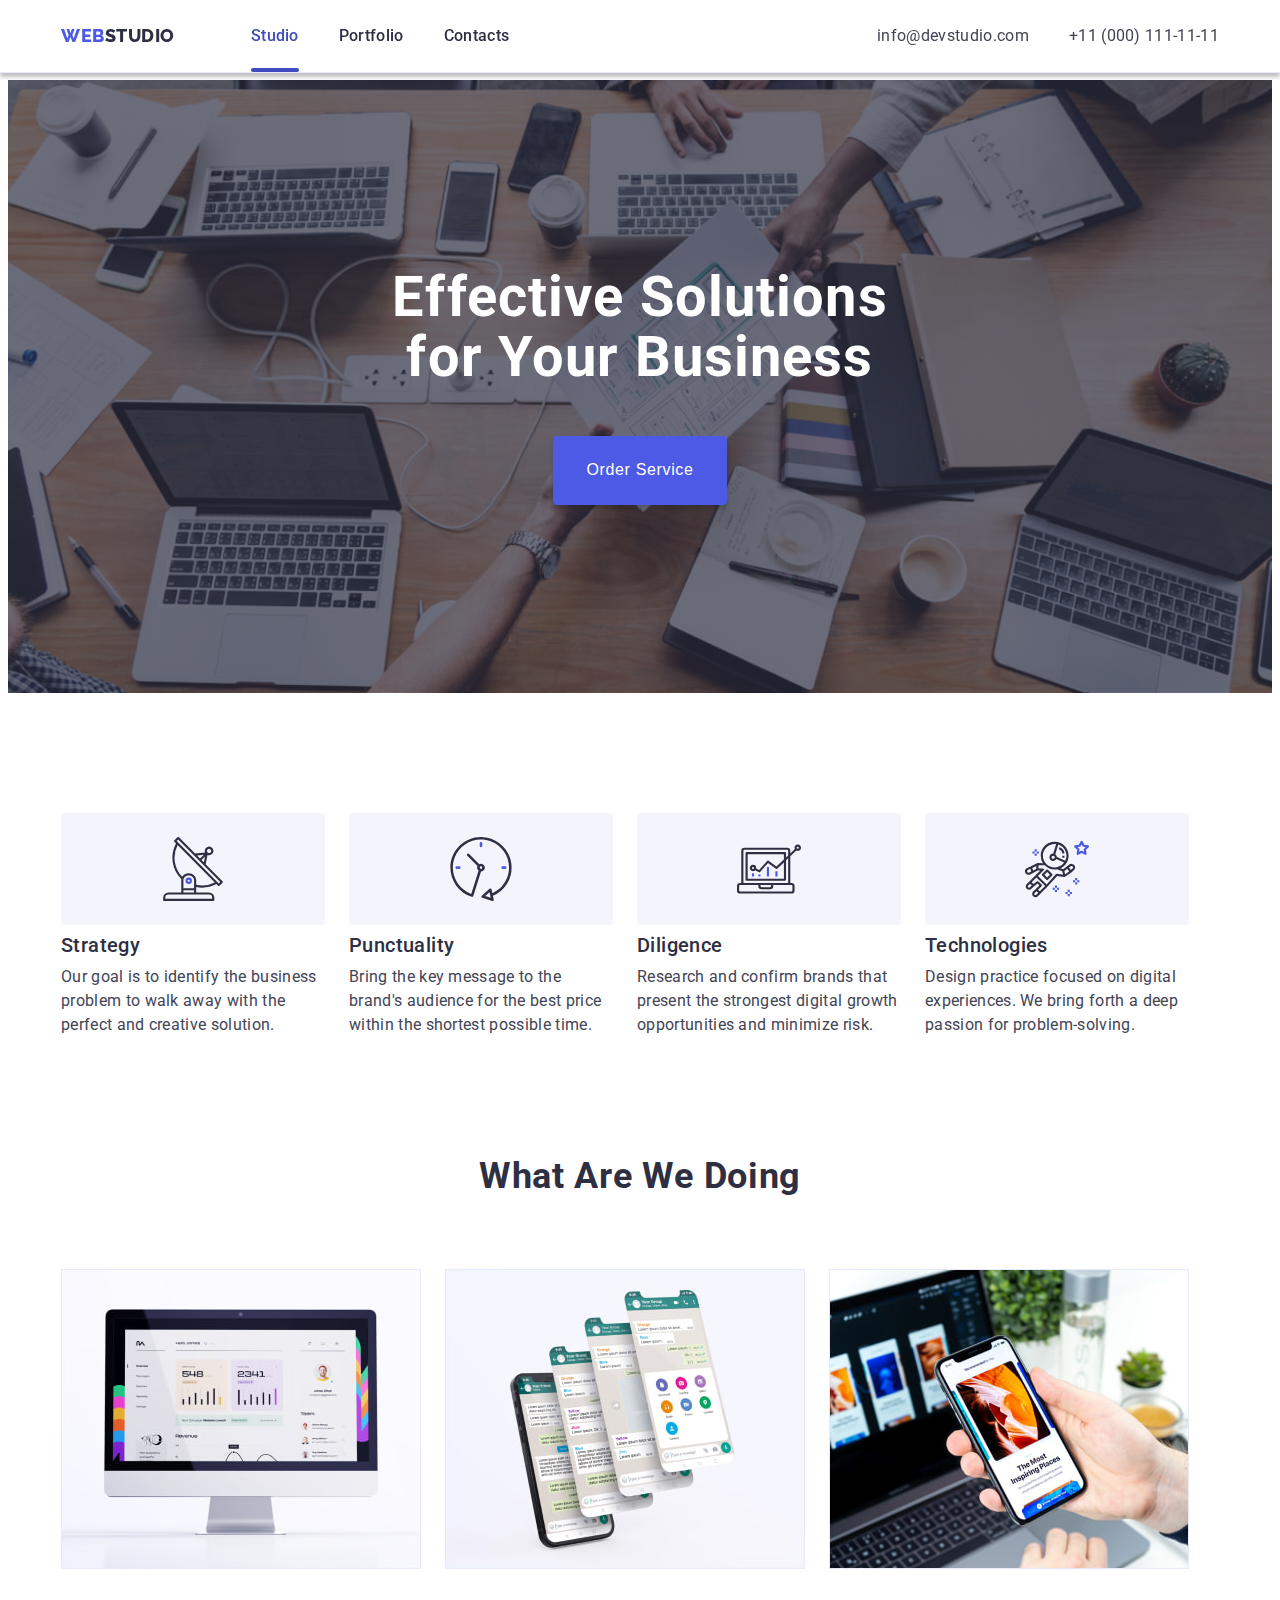
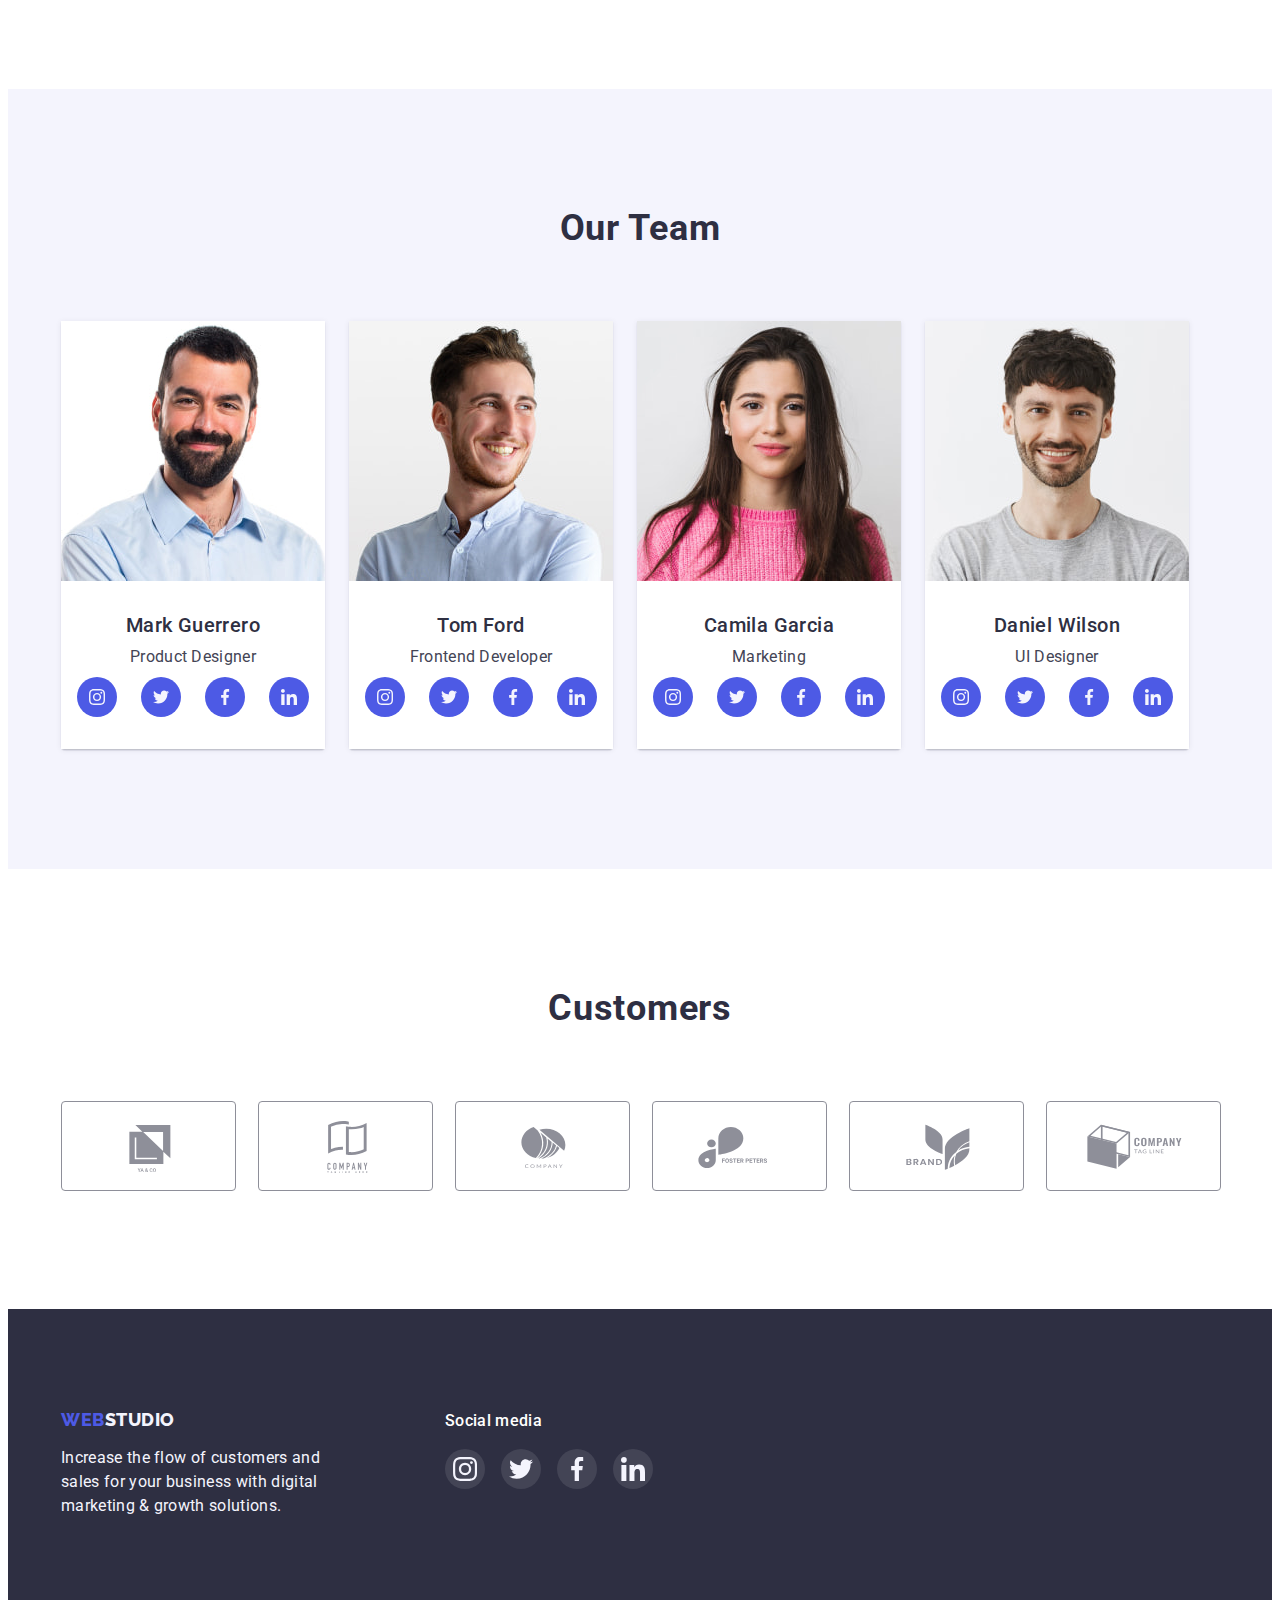
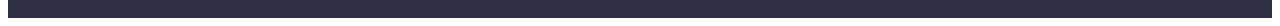
<file: index.html>
<!DOCTYPE html>
<html lang="en">

<head>
  <meta charset="UTF-8">
  <meta http-equiv="X-UA-Compatible" content="IE=edge">
  <meta name="viewport" content="width=device-width, initial-scale=1.0">
  <title>Web Studio</title>
  <link rel="preconnect" href="https://fonts.googleapis.com">
  <link rel="preconnect" href="https://fonts.gstatic.com" crossorigin>
  <link href="https://fonts.googleapis.com/css2?family=Raleway:wght@800&family=Roboto:wght@400;500;700;900&display=swap"
    rel="stylesheet">
  <link rel="stylesheet" href="https://cdnjs.cloudflare.com/ajax/libs/modern-normalize/1.1.0/modern-normalize.min.css"
    integrity="sha512-wpPYUAdjBVSE4KJnH1VR1HeZfpl1ub8YT/NKx4PuQ5NmX2tKuGu6U/JRp5y+Y8XG2tV+wKQpNHVUX03MfMFn9Q=="
    crossorigin="anonymous" referrerpolicy="no-referrer">
  <link rel="stylesheet" href="./css/styles.css">
</head>

<body>

  <!-- Header -->
  <header class="header main-shadow">
    <div class="header-wrap container">
      <nav class="header-nav">
        <a class="header-logo link" href="./index.html">Web<span class="header-logo-item">Studio</span></a>
        <ul class="header-list list">
          <li class="header-list-item"><a class="header-list-link link active" href="./index.html">Studio</a>
          </li>
          <li class="header-list-item"><a class="header-list-link link" href="./portfolio.html">Portfolio</a>
          </li>
          <li class="header-list-item"><a class="header-list-link link" href="">Contacts</a></li>
        </ul>
      </nav>
      <address class="header-address">
        <ul class="header-address-list list">
          <li class="header-address-item"><a class="header-address-link link"
              href="mailto:info@devstudio.com">info@devstudio.com</a></li>
          <li class="header-address-item"><a class="header-address-link link" href="tel:+110001111111">+11 (000)
              111-11-11</a>
          </li>
        </ul>
      </address>
    </div>
  </header>

  <!-- Main -->
  <main>

    <!-- Hero -->
    <section class="hero">
      <div class="container">
        <h1 class="hero-title">Effective Solutions for Your Business</h1>
        <button class="hero-btn" type="button" data-modal-open>Order Service</button>
      </div>
    </section>

    <!-- Features -->
    <section class="features">
      <div class="container">
        <h2 class="features-title vis-hidden">Features</h2>
        <ul class="features-list list">
          <li class="features-list-item">
            <div class="features-icon-wrap">
              <svg width="64" height="64" class="features-icon">
                <use href="./images/icons.svg#icon-antenna"></use>
              </svg>
            </div>
            <h3 class="features-list-title">Strategy</h3>
            <p class="features-list-text">Our goal is to identify the business problem to walk away with the perfect
              and creative solution.</p>
          </li>
          <li class="features-list-item">
            <div class="features-icon-wrap">
              <svg width="64" height="64" class="features-icon">
                <use href="./images/icons.svg#icon-clock"></use>
              </svg>
            </div>
            <h3 class="features-list-title">Punctuality</h3>
            <p class="features-list-text">Bring the key message to the brand's audience for the best price within
              the shortest possible time.</p>
          </li>
          <li class="features-list-item">
            <div class="features-icon-wrap">
              <svg width="64" height="64" class="features-icon">
                <use href="./images/icons.svg#icon-diagram"></use>
              </svg>
            </div>
            <h3 class="features-list-title">Diligence</h3>
            <p class="features-list-text">Research and confirm brands that present the strongest digital growth
              opportunities and minimize risk.</p>
          </li>
          <li class="features-list-item">
            <div class="features-icon-wrap">
              <svg width="64" height="64" class="features-icon">
                <use href="./images/icons.svg#icon-astronaut"></use>
              </svg>
            </div>
            <h3 class="features-list-title">Technologies</h3>
            <p class="features-list-text">Design practice focused on digital experiences. We bring forth a deep
              passion for problem-solving.</p>
          </li>
        </ul>
      </div>
    </section>

    <!-- WAWD -->
    <section class="wawd">
      <div class="container">
        <h2 class="wawd-title">What are we doing</h2>
        <ul class="wawd-list list">
          <li class="wawd-list-item"><img class="wawd-item-img" src="./images/computer.jpg" alt="computer" width="360">
          </li>
          <li class="wawd-list-item"><img class="wawd-item-img" src="./images/slides_screen.jpg" alt="slides_screen"
              width="360">
          </li>
          <li class="wawd-list-item"><img class="wawd-item-img" src="./images/phone.jpg" alt="phone" width="360"></li>
        </ul>
      </div>
    </section>

    <!-- Team -->
    <section class="team">
      <div class="container">
        <h2 class="team-title">Our Team</h2>
        <ul class="team-list list">
          <li class="team-item"><img class="team-item-img" src="./images/employee1.jpg" alt="employee1" width="264">
            <div class="team-item-wrap">
              <h3 class="team-item-title">Mark Guerrero</h3>
              <p class="team-item-text">Product Designer</p>
              <ul class="team-sn-list list">
                <li class="team-sn-item">
                  <a href="" class="team-sn-link link">
                    <svg width="16" height="16" class="team-sn-icon">
                      <use href="./images/icons.svg#icon-instagram"></use>
                    </svg>
                  </a>
                </li>
                <li class="team-sn-item">
                  <a href="" class="team-sn-link link">
                    <svg width="16" height="16" class="team-sn-icon">
                      <use href="./images/icons.svg#icon-twitter"></use>
                    </svg>
                  </a>
                </li>
                <li class="team-sn-item">
                  <a href="" class="team-sn-link link">
                    <svg width="16" height="16" class="team-sn-icon">
                      <use href="./images/icons.svg#icon-facebook"></use>
                    </svg>
                  </a>
                </li>
                <li class="team-sn-item">
                  <a href="" class="team-sn-link link">
                    <svg width="16" height="16" class="team-sn-icon">
                      <use href="./images/icons.svg#icon-linkedin"></use>
                    </svg>
                  </a>
                </li>
              </ul>
            </div>
          </li>
          <li class="team-item"><img class="team-item-img" src="./images/employee2.jpg" alt="employee2" width="264">
            <div class="team-item-wrap">
              <h3 class="team-item-title">Tom Ford</h3>
              <p class="team-item-text">Frontend Developer</p>
              <ul class="team-sn-list list">
                <li class="team-sn-item">
                  <a href="" class="team-sn-link link">
                    <svg width="16" height="16" class="team-sn-icon">
                      <use href="./images/icons.svg#icon-instagram"></use>
                    </svg>
                  </a>
                </li>
                <li class="team-sn-item">
                  <a href="" class="team-sn-link link">
                    <svg width="16" height="16" class="team-sn-icon">
                      <use href="./images/icons.svg#icon-twitter"></use>
                    </svg>
                  </a>
                </li>
                <li class="team-sn-item">
                  <a href="" class="team-sn-link link">
                    <svg width="16" height="16" class="team-sn-icon">
                      <use href="./images/icons.svg#icon-facebook"></use>
                    </svg>
                  </a>
                </li>
                <li class="team-sn-item">
                  <a href="" class="team-sn-link link">
                    <svg width="16" height="16" class="team-sn-icon">
                      <use href="./images/icons.svg#icon-linkedin"></use>
                    </svg>
                  </a>
                </li>
              </ul>
            </div>
          </li>
          <li class="team-item"><img class="team-item-img" src="./images/employee3.jpg" alt="employee3" width="264">
            <div class="team-item-wrap">
              <h3 class="team-item-title">Camila Garcia</h3>
              <p class="team-item-text">Marketing</p>
              <ul class="team-sn-list list">
                <li class="team-sn-item">
                  <a href="" class="team-sn-link link">
                    <svg width="16" height="16" class="team-sn-icon">
                      <use href="./images/icons.svg#icon-instagram"></use>
                    </svg>
                  </a>
                </li>
                <li class="team-sn-item">
                  <a href="" class="team-sn-link link">
                    <svg width="16" height="16" class="team-sn-icon">
                      <use href="./images/icons.svg#icon-twitter"></use>
                    </svg>
                  </a>
                </li>
                <li class="team-sn-item">
                  <a href="" class="team-sn-link link">
                    <svg width="16" height="16" class="team-sn-icon">
                      <use href="./images/icons.svg#icon-facebook"></use>
                    </svg>
                  </a>
                </li>
                <li class="team-sn-item">
                  <a href="" class="team-sn-link link">
                    <svg width="16" height="16" class="team-sn-icon">
                      <use href="./images/icons.svg#icon-linkedin"></use>
                    </svg>
                  </a>
                </li>
              </ul>
            </div>
          </li>
          <li class="team-item"><img class="team-item-img" src="./images/employee4.jpg" alt="employee4" width="264">
            <div class="team-item-wrap">
              <h3 class="team-item-title">Daniel Wilson</h3>
              <p class="team-item-text">UI Designer</p>
              <ul class="team-sn-list list">
                <li class="team-sn-item">
                  <a href="" class="team-sn-link link">
                    <svg width="16" height="16" class="team-sn-icon">
                      <use href="./images/icons.svg#icon-instagram"></use>
                    </svg>
                  </a>
                </li>
                <li class="team-sn-item">
                  <a href="" class="team-sn-link link">
                    <svg width="16" height="16" class="team-sn-icon">
                      <use href="./images/icons.svg#icon-twitter"></use>
                    </svg>
                  </a>
                </li>
                <li class="team-sn-item">
                  <a href="" class="team-sn-link link">
                    <svg width="16" height="16" class="team-sn-icon">
                      <use href="./images/icons.svg#icon-facebook"></use>
                    </svg>
                  </a>
                </li>
                <li class="team-sn-item">
                  <a href="" class="team-sn-link link">
                    <svg width="16" height="16" class="team-sn-icon">
                      <use href="./images/icons.svg#icon-linkedin"></use>
                    </svg>
                  </a>
                </li>
              </ul>
            </div>
          </li>
        </ul>
      </div>
    </section>

    <!-- Customers -->
    <section class="customers">
      <div class="container">
        <h2 class="customers-title">Customers</h2>
        <ul class="customers-list list">
          <li class="customers-item">
            <a href="" class="customers-link link">
              <svg width="104" height="56" class="customers-icon">
                <use href="./images/icons.svg#icon-customer1"></use>
              </svg>
            </a>
          </li>
          <li class="customers-item">
            <a href="" class="customers-link link">
              <svg width="104" height="56" class="customers-icon">
                <use href="./images/icons.svg#icon-customer2"></use>
              </svg>
            </a>
          </li>
          <li class="customers-item">
            <a href="" class="customers-link link">
              <svg width="104" height="56" class="customers-icon">
                <use href="./images/icons.svg#icon-customer3"></use>
              </svg>
            </a>
          </li>
          <li class="customers-item">
            <a href="" class="customers-link link">
              <svg width="104" height="56" class="customers-icon">
                <use href="./images/icons.svg#icon-customer4"></use>
              </svg>
            </a>
          </li>
          <li class="customers-item">
            <a href="" class="customers-link link">
              <svg width="104" height="56" class="customers-icon">
                <use href="./images/icons.svg#icon-customer5"></use>
              </svg>
            </a>
          </li>
          <li class="customers-item">
            <a href="" class="customers-link link">
              <svg width="104" height="56" class="customers-icon">
                <use href="./images/icons.svg#icon-customer6"></use>
              </svg>
            </a>
          </li>
        </ul>
      </div>
    </section>
  </main>

  <!-- Footer -->
  <footer class="footer">
    <div class="container footer-container">
      <div class="footer-wrap">
        <a class="footer-logo link" href="./index.html">Web<span class="footer-logo-item">Studio</span></a>
        <p class="footer-text">Increase the flow of customers and sales for your business with digital marketing &
          growth
          solutions.</p>
      </div>
      <div class="footer-sn">
        <p class="footer-sn-title">Social media</p>
        <ul class="footer-sn-list list">
          <li class="footer-sn-item">
            <a href="" class="footer-sn-link link">
              <svg width="24" height="24" class="footer-sn-icon">
                <use href="./images/icons.svg#icon-instagram"></use>
              </svg>
            </a>
          </li>
          <li class="footer-sn-item">
            <a href="" class="footer-sn-link link">
              <svg width="24" height="24" class="footer-sn-icon">
                <use href="./images/icons.svg#icon-twitter"></use>
              </svg>
            </a>
          </li>
          <li class="footer-sn-item">
            <a href="" class="footer-sn-link link">
              <svg width="24" height="24" class="footer-sn-icon">
                <use href="./images/icons.svg#icon-facebook"></use>
              </svg>
            </a>
          </li>
          <li class="footer-sn-item">
            <a href="" class="footer-sn-link link">
              <svg width="24" height="24" class="footer-sn-icon">
                <use href="./images/icons.svg#icon-linkedin"></use>
              </svg>
            </a>
          </li>
        </ul>
      </div>
    </div>
  </footer>

  <!-- Modal -->
  <div class="backdrop is-hidden" data-modal>
    <div class="modal">
      <button type="button" class="close-btn" data-modal-close>
        <svg width="8" height="8" class="close-btn-icon">
          <use href="./images/icons.svg#icon-close-btn"></use>
        </svg>
      </button>
    </div>
  </div>
  <script src="./js/modal.js"></script>
</body>

</html>
</file>
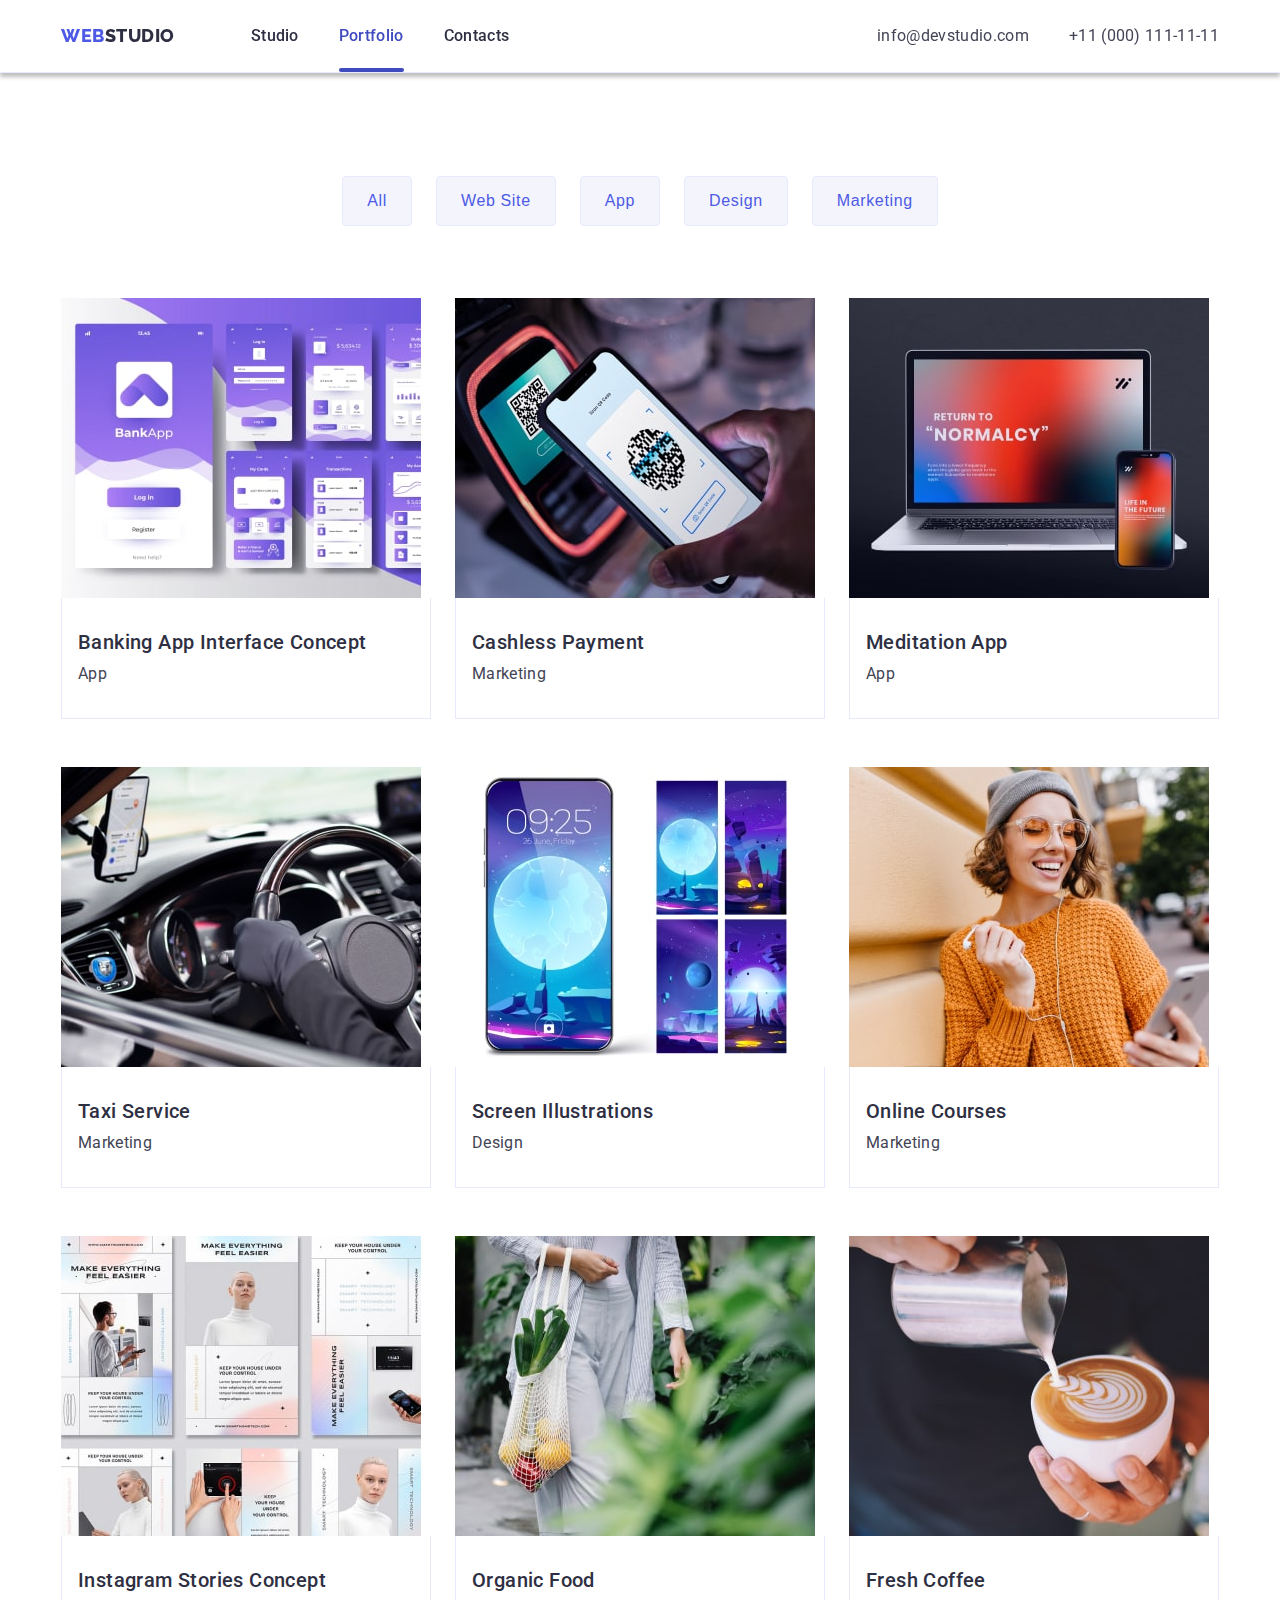
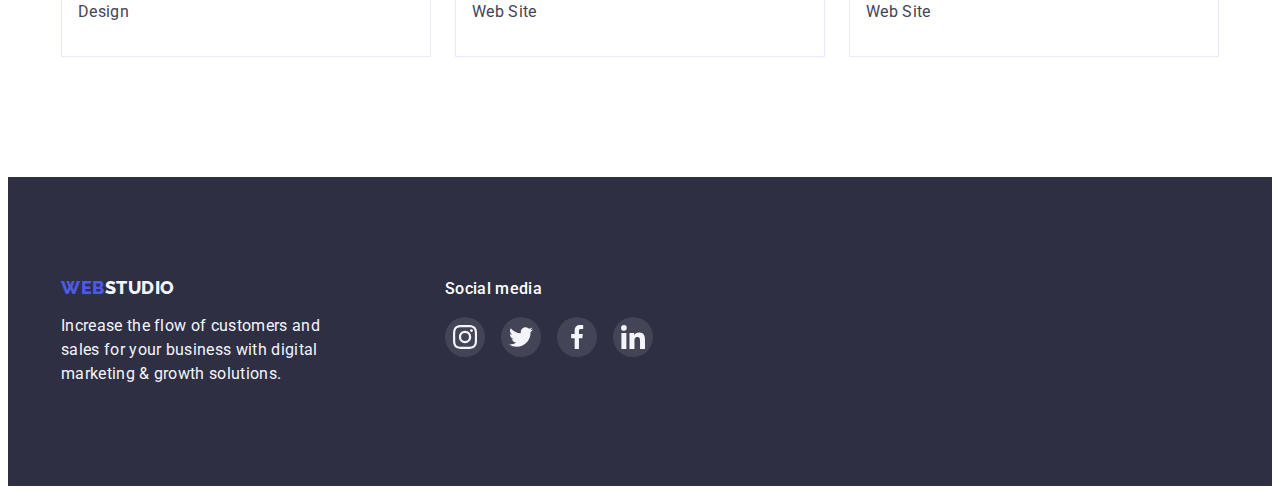
<file: portfolio.html>
<!DOCTYPE html>
<html lang="en">

<head>
    <meta charset="UTF-8">
    <meta http-equiv="X-UA-Compatible" content="IE=edge">
    <meta name="viewport" content="width=device-width, initial-scale=1.0">
    <title>Web Studio</title>
    <link rel="preconnect" href="https://fonts.googleapis.com">
    <link rel="preconnect" href="https://fonts.gstatic.com" crossorigin>
    <link
        href="https://fonts.googleapis.com/css2?family=Raleway:wght@800&family=Roboto:wght@400;500;700;900&display=swap"
        rel="stylesheet">
    <link rel="stylesheet" href="https://cdnjs.cloudflare.com/ajax/libs/modern-normalize/1.1.0/modern-normalize.min.css"
        integrity="sha512-wpPYUAdjBVSE4KJnH1VR1HeZfpl1ub8YT/NKx4PuQ5NmX2tKuGu6U/JRp5y+Y8XG2tV+wKQpNHVUX03MfMFn9Q=="
        crossorigin="anonymous" referrerpolicy="no-referrer">
    <link rel="stylesheet" href="./css/styles.css">
</head>

<body>

    <!-- Header -->
    <header class="header main-shadow">
        <div class="header-wrap container">
            <nav class="header-nav">
                <a class="header-logo link" href="./index.html">Web<span class="header-logo-item">Studio</span></a>
                <ul class="header-list list">
                    <li class="header-list-item"><a class="header-list-link link" href="./index.html">Studio</a>
                    </li>
                    <li class="header-list-item"><a class="header-list-link link active"
                            href="./portfolio.html">Portfolio</a>
                    </li>
                    <li class="header-list-item"><a class="header-list-link link" href="">Contacts</a></li>
                </ul>
            </nav>
            <address class="header-address">
                <ul class="header-address-list list">
                    <li class="header-address-item"><a class="header-address-link link"
                            href="mailto:info@devstudio.com">info@devstudio.com</a></li>
                    <li class="header-address-item"><a class="header-address-link link" href="tel:+110001111111">+11
                            (000)
                            111-11-11</a>
                    </li>
                </ul>
            </address>
        </div>
    </header>

    <!-- Main -->
    <main>

        <!-- Portfolio -->
        <section class="portfolio">
            <div class="container">
                <h1 class="portfolio-title vis-hidden">Portfolio</h1>
                <ul class="portfolio-filter-list list">
                    <li class="portfolio-filter-item"><button class="filter-btn" type="button">All</button></li>
                    <li class="portfolio-filter-item"><button class="filter-btn" type="button">Web Site</button></li>
                    <li class="portfolio-filter-item"><button class="filter-btn" type="button">App</button></li>
                    <li class="portfolio-filter-item"><button class="filter-btn" type="button">Design</button></li>
                    <li class="portfolio-filter-item"><button class="filter-btn" type="button">Marketing</button></li>
                </ul>

                <ul class="portfolio-list list">
                    <li class="portfolio-item">
                        <a class="portfolio-item-link link" href="">
                            <div class="portfolio-cover-wrap">
                                <img class="portfolio-item-img link" src="./images/portfolio1.jpg" alt="portfolio1"
                                    width="360">
                                <div class="portfolio-cover-text-wrap">
                                    <p class="portfolio-cover-text">14 Stylish and User-Friendly App Design
                                        Concepts ·
                                        Task
                                        Manager App · Calorie Tracker App · Exotic Fruit Ecommerce App ·
                                        Cloud Storage App</p>
                                </div>
                            </div>
                            <div class="portfolio-item-wrap">
                                <h2 class="portfolio-item-title">Banking App Interface Concept</h2>
                                <p class="portfolio-item-text">App</p>
                            </div>
                        </a>
                    </li>
                    <li class="portfolio-item">
                        <a class="portfolio-item-link link" href="">
                            <div class="portfolio-cover-wrap">
                                <img class="portfolio-item-img link" src="./images/portfolio2.jpg" alt="portfolio2"
                                    width="360">
                                <div class="portfolio-cover-text-wrap">
                                    <p class="portfolio-cover-text">14 Stylish and User-Friendly App Design
                                        Concepts ·
                                        Task
                                        Manager App · Calorie Tracker App · Exotic Fruit Ecommerce App ·
                                        Cloud Storage App</p>
                                </div>
                            </div>
                            <div class="portfolio-item-wrap">
                                <h2 class="portfolio-item-title">Cashless Payment</h2>
                                <p class="portfolio-item-text">Marketing</p>
                            </div>
                        </a>
                    </li>
                    <li class="portfolio-item"><a class="portfolio-item-link link" href="">
                            <div class="portfolio-cover-wrap">
                                <img class="portfolio-item-img link" src="./images/portfolio3.jpg" alt="portfolio3"
                                    width="360">
                                <div class="portfolio-cover-text-wrap">
                                    <p class="portfolio-cover-text">14 Stylish and User-Friendly App Design
                                        Concepts ·
                                        Task
                                        Manager App · Calorie Tracker App · Exotic Fruit Ecommerce App ·
                                        Cloud Storage App</p>
                                </div>
                            </div>
                            <div class="portfolio-item-wrap">
                                <h2 class="portfolio-item-title">Meditation App</h2>
                                <p class="portfolio-item-text">App</p>
                            </div>
                        </a>
                    </li>
                    <li class="portfolio-item"><a class="portfolio-item-link link" href="">
                            <div class="portfolio-cover-wrap">
                                <img class="portfolio-item-img link" src="./images/portfolio4.jpg" alt="portfolio4"
                                    width="360">
                                <div class="portfolio-cover-text-wrap">
                                    <p class="portfolio-cover-text">14 Stylish and User-Friendly App Design
                                        Concepts ·
                                        Task
                                        Manager App · Calorie Tracker App · Exotic Fruit Ecommerce App ·
                                        Cloud Storage App</p>
                                </div>
                            </div>
                            <div class="portfolio-item-wrap">
                                <h2 class="portfolio-item-title">Taxi Service</h2>
                                <p class="portfolio-item-text">Marketing</p>
                            </div>
                        </a>
                    </li>
                    <li class="portfolio-item"><a class="portfolio-item-link link" href="">
                            <div class="portfolio-cover-wrap">
                                <img class="portfolio-item-img link" src="./images/portfolio5.jpg" alt="portfolio5"
                                    width="360">
                                <div class="portfolio-cover-text-wrap">
                                    <p class="portfolio-cover-text">14 Stylish and User-Friendly App Design
                                        Concepts ·
                                        Task
                                        Manager App · Calorie Tracker App · Exotic Fruit Ecommerce App ·
                                        Cloud Storage App</p>
                                </div>
                            </div>
                            <div class="portfolio-item-wrap">
                                <h2 class="portfolio-item-title">Screen Illustrations</h2>
                                <p class="portfolio-item-text">Design</p>
                            </div>
                        </a>
                    </li>
                    <li class="portfolio-item"><a class="portfolio-item-link link" href="">
                            <div class="portfolio-cover-wrap">
                                <img class="portfolio-item-img link" src="./images/portfolio6.jpg" alt="portfolio6"
                                    width="360">
                                <div class="portfolio-cover-text-wrap">
                                    <p class="portfolio-cover-text">14 Stylish and User-Friendly App Design
                                        Concepts ·
                                        Task
                                        Manager App · Calorie Tracker App · Exotic Fruit Ecommerce App ·
                                        Cloud Storage App</p>
                                </div>
                            </div>
                            <div class="portfolio-item-wrap">
                                <h2 class="portfolio-item-title">Online Courses</h2>
                                <p class="portfolio-item-text">Marketing</p>
                            </div>
                        </a>
                    </li>
                    <li class="portfolio-item"><a class="portfolio-item-link link" href="">
                            <div class="portfolio-cover-wrap">
                                <img class="portfolio-item-img link" src="./images/portfolio7.jpg" alt="portfolio7"
                                    width="360">
                                <div class="portfolio-cover-text-wrap">
                                    <p class="portfolio-cover-text">14 Stylish and User-Friendly App Design
                                        Concepts ·
                                        Task
                                        Manager App · Calorie Tracker App · Exotic Fruit Ecommerce App ·
                                        Cloud Storage App</p>
                                </div>
                            </div>
                            <div class="portfolio-item-wrap">
                                <h2 class="portfolio-item-title">Instagram Stories Concept</h2>
                                <p class="portfolio-item-text">Design</p>
                            </div>
                        </a>
                    </li>
                    <li class="portfolio-item"><a class="portfolio-item-link link" href="">
                            <div class="portfolio-cover-wrap">
                                <img class="portfolio-item-img link" src="./images/portfolio8.jpg" alt="portfolio8"
                                    width="360">
                                <div class="portfolio-cover-text-wrap">
                                    <p class="portfolio-cover-text">14 Stylish and User-Friendly App Design
                                        Concepts ·
                                        Task
                                        Manager App · Calorie Tracker App · Exotic Fruit Ecommerce App ·
                                        Cloud Storage App</p>
                                </div>
                            </div>
                            <div class="portfolio-item-wrap">
                                <h2 class="portfolio-item-title">Organic Food</h2>
                                <p class="portfolio-item-text">Web Site</p>
                            </div>
                        </a>
                    </li>
                    <li class="portfolio-item"><a class="portfolio-item-link link" href="">
                            <div class="portfolio-cover-wrap">
                                <img class="portfolio-item-img link" src="./images/portfolio9.jpg" alt="portfolio9"
                                    width="360">
                                <div class="portfolio-cover-text-wrap">
                                    <p class="portfolio-cover-text">14 Stylish and User-Friendly App Design
                                        Concepts ·
                                        Task
                                        Manager App · Calorie Tracker App · Exotic Fruit Ecommerce App ·
                                        Cloud Storage App</p>
                                </div>
                            </div>
                            <div class="portfolio-item-wrap">
                                <h2 class="portfolio-item-title">Fresh Coffee</h2>
                                <p class="portfolio-item-text">Web Site</p>
                            </div>
                        </a>
                    </li>
                </ul>
            </div>
        </section>
    </main>

    <!-- Footer -->
    <footer class="footer">
        <div class="container footer-container">
            <div class="footer-wrap">
                <a class="footer-logo link" href="./index.html">Web<span class="footer-logo-item">Studio</span></a>
                <p class="footer-text">Increase the flow of customers and sales for your business with digital marketing
                    &
                    growth
                    solutions.</p>
            </div>
            <div class="footer-sn">
                <p class="footer-sn-title">Social media</p>
                <ul class="footer-sn-list list">
                    <li class="footer-sn-item">
                        <a href="" class="footer-sn-link link">
                            <svg width="24" height="24" class="footer-sn-icon">
                                <use href="./images/icons.svg#icon-instagram"></use>
                            </svg>
                        </a>
                    </li>
                    <li class="footer-sn-item">
                        <a href="" class="footer-sn-link link">
                            <svg width="24" height="24" class="footer-sn-icon">
                                <use href="./images/icons.svg#icon-twitter"></use>
                            </svg>
                        </a>
                    </li>
                    <li class="footer-sn-item">
                        <a href="" class="footer-sn-link link">
                            <svg width="24" height="24" class="footer-sn-icon">
                                <use href="./images/icons.svg#icon-facebook"></use>
                            </svg>
                        </a>
                    </li>
                    <li class="footer-sn-item">
                        <a href="" class="footer-sn-link link">
                            <svg width="24" height="24" class="footer-sn-icon">
                                <use href="./images/icons.svg#icon-linkedin"></use>
                            </svg>
                        </a>
                    </li>
                </ul>
            </div>
        </div>
    </footer>
</body>

</html>
</file>
<file: css/styles.css>
:root {
    --color-iris: #4d5ae5;
    --color-ocean: #404bbf;
    --color-green: #31d0aa;
    --color-slate: #434455;
    --color-light-slate: #8e8f99;
    --color-cornflower: #e7e9fc;
    --color-cloud: #f4f4fd;
    --color-grey: #2e2f42;
    --color-white: #ffffff;
    --color-dairy: #fcfcfc;
    --tr-duration: 250ms;
    --tr-timing-function: cubic-bezier(0.4, 0, 0.2, 1);
}

/*------------Patterns-----------*/
h1, h2, h3, h4, h5, p {
    margin: 0;
}

ul {
    padding-left: 0;
    margin: 0;
}

img {
    display: block;
    max-width: 100%;
    height: auto;
}

body {
    font-family: 'Roboto', sans-serif;
    color: var(--color-slate);
    padding-top: 72px
}

.link {
    text-decoration: none;
}

.list {
    list-style: none;
}

.main-shadow {
    box-shadow: 0px 4px 4px rgba(0, 0, 0, 0.25);
}

.container {
    max-width: 1158px;
    padding-left: 15px;
    padding-right: 15px;
    margin-left: auto;
    margin-right: auto;
}

.vis-hidden {
    position: absolute;
    width: 1px;
    height: 1px;
    margin: -1px;
    border: 0;
    padding: 0;
    white-space: nowrap;
    clip-path: inset(100%);
    clip: rect(0 0 0 0);
    overflow: hidden;
}

.section {
    padding-top: 120px;
    padding-bottom: 120px;
}

/*----------Header----------*/
.header {
    border-bottom: 1px solid var(--color-cornflower);
    position: fixed;
    width: 100%;
    min-height: 72px;
    top: 0;
    left: 0;
    z-index: 99;
    background-color: var(--color-white);
}

.header-wrap {
    display: flex;
    justify-content: space-between;
    align-items: center;
}

.header-nav {
    display: flex;
    align-items: center;
}

.header-logo,
.footer-logo {
    font-family: 'Raleway', sans-serif;
    font-style: normal;
    font-weight: 800;
    font-size: 18px;
    line-height: 1.17;
    letter-spacing: 0.03em;
    text-transform: uppercase;
    color: var(--color-iris);
}

.header-logo {
    margin-right: 76px;
    padding-top: 24px;
    padding-bottom: 24px;
}

.header-logo-item {
    color: var(--color-grey);
}

.header-list {
    display: flex;
    gap: 40px;    
}

.header-list-link {
    position: relative;
    display: block;
    padding-top: 24px;
    padding-bottom: 24px;    
    font-weight: 500;
    font-size: 16px;
    line-height: 1.5;
    letter-spacing: 0.02em;
    color: var(--color-grey);
    transition: color var(--tr-duration) var(--tr-timing-function);
}

.header-list-link:hover,
.header-list-link:focus,
.header-address-link:hover,
.header-address-link:focus {
    color: var(--color-ocean);
}

.active {
    color: var(--color-ocean);
}

.active::after {
    content: "";
    position: absolute;
    display: block;
    margin-top: 20px;
    width: 100%;
    height: 4px;
    border-radius: 2px;
    background-color: var(--color-ocean);
}

.header-address {
    font-style: normal
}

.header-address-list {
    display: flex;
    margin-right: auto;
}

.header-address-item:not(:last-child) {
    margin-right: 40px;
}

.header-address-link {
    padding-top: 24px;
    padding-bottom: 24px;
    font-weight: 400;
    font-size: 16px;
    line-height: 1.5;
    letter-spacing: 0.02em;
    color: var(--color-slate);
    transition: color var(--tr-duration) var(--tr-timing-function);
}

/*----------Buttons----------*/
.hero-btn,
.filter-btn {
    font-style: normal;
    font-weight: 500;
    font-size: 16px;
    line-height: 1.5;    
    letter-spacing: 0.04em;
    cursor: pointer;
    border-radius: 4px;
}

.hero-btn {
    padding: 16px 32px;
    min-width: 169px;
    min-height: 69px;
    color: var(--color-white);
    background-color: var(--color-iris);
    box-shadow: 0px 4px 4px rgba(0, 0, 0, 0.15);
    border: 1px solid transparent;
    transition: background-color var(--tr-duration) var(--tr-timing-function);
}

.hero-btn:hover,
.hero-btn:focus {
    background-color: var(--color-ocean);
}

.filter-btn {
    color: var(--color-iris);
    background-color: var(--color-cloud);
    border: 1px solid var(--color-cornflower);
    padding: 12px 24px;
    transition-property: color, background-color, box-shadow, border-color;
    transition-duration: var(--tr-duration);
    transition-timing-function: var(--tr-timing-function);
}

.filter-btn:hover,
.filter-btn:focus {
    color: var(--color-white);
    background-color: var(--color-ocean);
    box-shadow: 0px 3px 1px rgba(0, 0, 0, 0.1), 0px 2px 1px rgba(0, 0, 0, 0.08), 0px 2px 2px rgba(0, 0, 0, 0.12);
    border-color: var(--color-ocean);
}

/*----------Hero----------*/

.hero {
    padding-top: 188px;
    padding-bottom: 188px;
    text-align: center;
    max-width: 1440px;
    margin-left: auto;
    margin-right: auto;
    background-color: var(--color-grey);    
    background-image: linear-gradient(rgba(46, 47, 66, 0.7),
    rgba(46, 47, 66, 0.7)), url(../images/people-office.jpg);
    background-repeat: no-repeat;
    background-position: center;
    background-size: cover;
}

.hero-title {
    margin: auto;
    margin-bottom: 48px;   
    max-width: 496px;
    max-height: 120px;
    font-size: 56px;
    line-height: 1.07;
    letter-spacing: 0.02em;
    color: var(--color-white);
}

/*----------Features----------*/
.features {
    padding-top: 120px;
    padding-bottom: 120px;
}

.features-list {
    display: flex;
}

.features-list-item:not(:last-child) {
    margin-right: 24px;
}

.features-icon-wrap {
    height: 112px;
    margin-bottom: 8px;
    background-color: var(--color-cloud);
    border-radius: 4px;
    display: flex;
    align-items: center;
    justify-content: center;
}

.features-list-title {
    margin-bottom: 8px;
    font-weight: 500;
    font-size: 20px;
    line-height: 1.2;
    letter-spacing: 0.02em;
    color: var(--color-grey);
}

.features-list-text {
    max-width: 264px;
    font-size: 16px;
    line-height: 1.5;
    letter-spacing: 0.02em;
}

/*----------WAWD----------*/
.wawd-title,
.team-title,
.customers-title {
    margin-bottom: 72px;
    font-size: 36px;
    line-height: 1.11;
    text-align: center;
    letter-spacing: 0.02em;
    text-transform: capitalize;
    color: var(--color-grey);
}

.wawd {
    padding-bottom: 120px;
}

.wawd-list {
    display: flex;
}

.wawd-list-item:not(:last-child) {
    margin-right: 24px;
}

/*----------Team----------*/
.team {
    padding-top: 120px;
    padding-bottom: 120px;
    background-color: var(--color-cloud);    
}

.team-list {
    display: flex;
}

.team-item {
    box-shadow: 0px 1px 6px rgba(46, 47, 66, 0.08), 0px 1px 1px rgba(46, 47, 66, 0.16), 0px 2px 1px rgba(46, 47, 66, 0.08);
    border-radius: 0px 0px 4px 4px;
}
.team-item:not(:last-child) {
    margin-right: 24px;
}

.team-item-wrap {
    padding: 32px 0;
    background-color: var(--color-white);
}

.team-item-title {
    margin-bottom: 8px;

    font-weight: 500;
    font-size: 20px;
    line-height: 1.2;
    text-align: center;
    letter-spacing: 0.02em;
    color: var(--color-grey);
}

.team-item-text {
    font-size: 16px;
    line-height: 1.5;
    text-align: center;
    letter-spacing: 0.02em;
    margin-bottom: 8px;
}

.team-sn-list {
    display: flex;
    justify-content: center;
    gap: 24px;
}

.team-sn-item {
    width: 40px;
    height: 40px;
}

.team-sn-link {
    width: 100%;
    height: 100%;
    border-radius: 50%;
    background-color: var(--color-iris);
    display: flex;
    align-items: center;
    justify-content: center;
    color: var(--color-cloud);
    transition: background-color var(--tr-duration) var(--tr-timing-function);
}

.team-sn-link:hover,
.team-sn-link:focus {
    background-color: var(--color-ocean)
}

.team-sn-icon {
    fill: currentColor;
}

/*----------Customers----------*/
.customers {
    padding-top: 120px;
    padding-bottom: 120px;
}

.customers-list {
    display: flex;
    justify-content: center;
    gap: 24px;
}

.customers-item {
    width: calc((100% - 120px) / 6);
    height: 88px;
}

.customers-link {
    width: 100%;
    height: 100%;
    display: flex;
    align-items: center;
    justify-content: center;    
    border: 1px solid var(--color-light-slate);
    border-radius: 4px;
    color: var(--color-light-slate);
    transition: border-color var(--tr-duration) var(--tr-timing-function);
}

.customers-link:hover,
.customers-link:focus {
    border-color: var(--color-ocean);
} 
.customers-link .customers-icon {
    transition: color var(--tr-duration) var(--tr-timing-function);
}

.customers-link:hover .customers-icon, 
.customers-link:focus .customers-icon {
    color: var(--color-ocean)
}

.customers-icon {
    fill: currentColor;
}

/*----------Portfolio----------*/
.portfolio {  
    padding-top: 96px;
    padding-bottom: 120px;
}

.portfolio-filter-list {
    display: flex;
    justify-content: center;
    margin-bottom: 72px;
}

.portfolio-filter-item:not(:last-child) {
    margin-right: 24px;
}

.portfolio-list {
    display: flex;
    flex-wrap: wrap;
    column-gap: 24px;
    row-gap: 48px;
}

.portfolio-item {
    width: calc((100% - 48px) / 3);
    background-color: var(--color-white);
    
}
.portfolio-item-link {
    display: block;

    transition: box-shadow var(--tr-duration) var(--tr-timing-function);
    
}

.portfolio-item-link:hover,
.portfolio-item-link:focus {
    box-shadow: 0px 1px 6px rgba(46, 47, 66, 0.08),
    0px 1px 1px rgba(46, 47, 66, 0.16),
    0px 2px 1px rgba(46, 47, 66, 0.08);
}

.portfolio-cover-wrap {
    position: relative;
    overflow: hidden;
}

.portfolio-item-link:hover .portfolio-cover-text-wrap {
    transform: translateY(0);    
}

.portfolio-cover-text-wrap{
    position: absolute;
    top: 0;
    left: 0;
    padding-top: 40px;
    padding-right: 32px;
    padding-left: 32px;
    width: 100%;
    height: 100%;
    background-color: var(--color-iris);
    transform: translateY(100%);
    transition: transform var(--tr-duration) var(--tr-timing-function);
}
.portfolio-cover-text {
    font-weight: 400;
    font-size: 16px;
    line-height: 1.5;
    letter-spacing: 0.02em;
    color: var(--color-cloud);
}

.portfolio-item-wrap {
    padding: 32px 16px;
    border-left: 1px solid var(--color-cornflower);
    border-right: 1px solid var(--color-cornflower);
    border-bottom: 1px solid var(--color-cornflower);
}

.portfolio-item-title {
    margin-bottom: 8px;
    font-weight: 500;
    font-size: 20px;
    line-height: 1.2;
    letter-spacing: 0.02em;
    color: var(--color-grey);
}

.portfolio-item-text {
    font-size: 16px;
    line-height: 1.5;
    letter-spacing: 0.02em;
    color: var(--color-slate);
}

/*----------Footer----------*/
.footer {    
    background-color: var(--color-grey);
    padding: 100px 0;
}
.footer-container {
    display: flex;
}

.footer-wrap {
    max-width: 264px;
    margin-right: 120px;
}

.footer-logo-item {
    color: var(--color-cloud);
}

.footer-text {
    margin-top: 16px;
    font-size: 16px;
    line-height: 1.5;
    letter-spacing: 0.02em;
    color: var(--color-cloud);
}

.footer-sn-title {
    margin-bottom: 16px;
    font-weight: 500;
    font-size: 16px;
    line-height: 1.5;
    letter-spacing: 0.02em;
    color: var(--color-white);
}

.footer-sn-list {
    display: flex;
    justify-content: center;
    gap: 16px;
}

.footer-sn-item {
    width: 40px;
    height: 40px;
}

.footer-sn-link {
    width: 100%;
    height: 100%;
    border-radius: 50%;
    background-color: rgba(255, 255, 255, 0.1);;
    display: flex;
    align-items: center;
    justify-content: center;
    color: var(--color-cloud);

    transition: background-color var(--tr-duration) var(--tr-timing-function);
}

.footer-sn-link:hover,
.footer-sn-link:focus {
    background-color: var(--color-green)
}

.footer-sn-icon {
    fill: currentColor;
}

/*----------Modal----------*/
.backdrop {
    position: fixed;
    z-index: 100;
    top: 0;
    width: 100%;
    height: 100%;
    opacity: 1;
    background-color: rgba(46, 47, 66, 0.4);
    transition: opacity var(--tr-duration) var(--tr-timing-function),
    visibility var(--tr-duration) var(--tr-timing-function);
}
.modal {
    width: 408px;
    min-height: 576px;
    background-color: var(--color-dairy);
    box-shadow: 0px 1px 1px rgba(0, 0, 0, 0.14), 0px 1px 3px rgba(0, 0, 0, 0.12), 0px 2px 1px rgba(0, 0, 0, 0.2);
    border-radius: 4px;
    padding: 24px;
    position: relative;
    top: 50%;
    left: 50%;
    transform: translate(-50%, -50%) scale(1);
    transition: transform var(--tr-duration) var(--tr-timing-function);
}

.backdrop.is-hidden .modal {
    transform: translate(-50%, -50%) scale(0);
}

.close-btn {
    display: flex;
    align-items: center;
    justify-content: center;
    position: absolute;
    width: 24px;
    height: 24px;
    right: 24px;
    top: 24px;
    background-color: var(--color-cornflower);
    border: 1px solid rgba(0, 0, 0, 0.1);
    border-radius: 50%;
    cursor: pointer;
    transition: backgroundcolor var(--tr-duration) var(--tr-timing-function);
}
.close-btn:hover,
.close-btn:focus {
    background-color: var(--color-ocean);
}

.is-hidden{
    opacity: 0;
    visibility: hidden;
    pointer-events: none;
}
</file>
